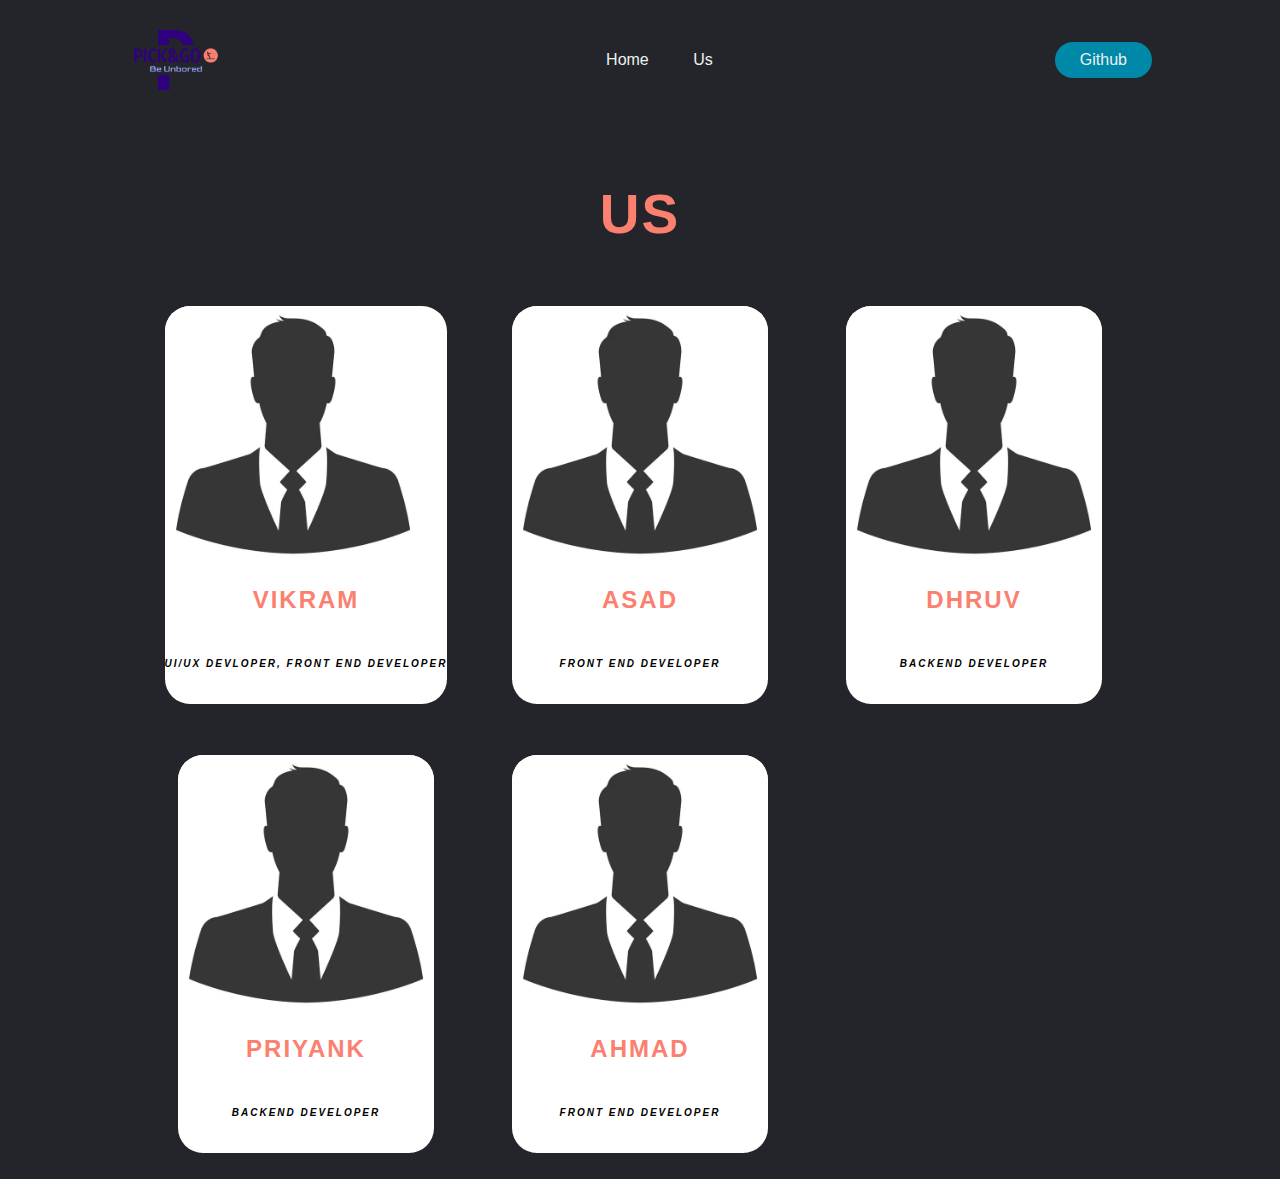
<file: about.html>
<!DOCTYPE html>
<html lang="en">
<head>
    <meta charset="UTF-8">
    <meta http-equiv="X-UA-Compatible" content="IE=edge">
    <meta name="viewport" content="width=device-width, initial-scale=1.0">
    <title>About Us</title>

    <link rel="stylesheet" href="styles.css">

</head>
<body>
    <header>
        <img class="logo" src="Pick&GoAssets/Logos/logo-no-background.png" alt="logo-no-background">
        <nav>
            <ul class="nav__links">
                <li><a class="menu" href="index.html">Home</a></li>
                <li><a class="menu" href="about.html">Us</a></li>
            </ul>
        </nav>
        <a href="https://github.com/VikramChandraNarra/PickupApp" class="cta"><button>Github</button></a>
    </header>

    <h1 class="us">
        Us
    </h1>
    <div class="team">
        <div class="vikram">
            <img src="Pick&GoAssets/profileprop.jpg" alt="">
            <h2>Vikram</h2>
            <p>UI/UX Devloper, Front End Developer</p>
        </div>
        <div class="vikram">
            <img src="Pick&GoAssets/profileprop.jpg" alt="">
            <h2>Asad</h2>
            <p>Front End Developer</p>
        </div>
        <div class="vikram">
            <img src="Pick&GoAssets/profileprop.jpg" alt="">
            <h2>Dhruv</h2>
            <p>Backend Developer</p>
        </div>
        <div class="vikram">
            <img src="Pick&GoAssets/profileprop.jpg" alt="">
            <h2>Priyank</h2>
            <p>Backend developer</p>
        </div>
        <div class="vikram">
            <img src="Pick&GoAssets/profileprop.jpg" alt="">
            <h2>Ahmad</h2>
            <p>Front End Developer</p>
        </div>
    </div>
</body>
</html>
</file>
<file: styles.css>
li, a, button {
    font-family: 'Roboto', sans-serif;
    font-weight: 500;
    font-size: 16px;
    color: #edf0f1;
    text-decoration: none;
}

model-viewer {
    position: relative;
    width: 100%;
    height: 30vw;
}
header {
    display: flex;
    justify-content: space-between;
    align-items: center;
    padding: 30px 10%;
}

header img {
    cursor: pointer;
    width: 6rem;

}

.nav__links {
    list-style: none;
}

.nav__links li {
    display: inline-block;
    padding: 0px 20px;
}

.nav__links li a {
    transition: all 0.3s ease 0s;
}
.nav__links li a:hover{
    color: #0088a9;
}
button {
    padding: 9px 25px;
    background-color: rgba(0, 136, 169, 1);
    border: none;
    border-radius: 50px;
    cursor: pointer;
    transition: all 0.3s ease 0s;
}

button:hover {
    background-color: rgba(0, 136, 169, 0.8);

}

body {
    margin: 0;
    font-family: 'Roboto', sans-serif;
    color: white;
    background: #24252A;
    overflow-x: hidden;
}

section {
    position: relative;
    display: flex;
    flex-direction: column;
    align-items: center;
    min-height: 400px;
    padding: 100px 20vw; 
}

.darkblue {
    background: #30017E;
}

.lightblue {
    background: #96A2FB;
}

.pink {
    background: #FB806F;
}
.white {
    background: #FFFFFF;
}

.spacer {
    aspect-ratio: 960/300;
    wdith: 100%;
    background-repeat: no-repeat;
    background-position: center;
    background-size: cover;

}

.layer1 {
    background-image: url('Pick&GoAssets/layered-waves-haikei.svg');
}

.layer2 {
    background-image: url('Pick&GoAssets/stacked-waves-haikei2.svg');
}

.flip {
    transform: rotate(180deg);
}

.blob-motion {
    position: relative;
    transform: translateY(-20%);
}

footer {
    display: flex;
    justify-content:space-between;
    align-items: center;
}
.name {
    margin: 1em;
    color: grey;
}
.copyright {
    margin: 1em;
    color: grey;
}

hr {
    background-color: #FB806F;
    border: #d0614d;
    height: 3px;
}
.intro {
    display: grid;
    grid-template-columns: 1fr 1fr;
    align-items: center;
    justify-self: center;
    margin: 0 auto;
    height: 90vh;
    background-color: #24252A;
    z-index: 1;
    width: 100%;
    max-width: 1300px;
    padding: 0 50px; 
}

.intro h1{
    color: #FB806F;
    font-size: 55px;
    text-transform: uppercase;
    font-weight: 800;
    letter-spacing: 2px;
    line-height: 60px;
    margin: 0;
}

.intro .title2 {

    margin: 0 auto;
    z-index: 1;
    width: 100%;
    text-transform: none;
    font-size: 40px;
    color: white;
    margin-bottom: 30px;
}

.intro .title2:hover {
    color: #FB806F;

}

.intro p {
    color: white;
    font-size: 16px;
    font-weight: 500;
    margin-bottom: 10px;
    margin-right: 100px;
}



#aboutApp {
    display: grid;
    grid-template-columns: 1fr 1fr;
    align-items: center;
    justify-self: center;
    margin: 0 auto;
    height: 90vh;
    background-color: #24252A;
    z-index: 1;
    width: 100%;
    max-width: 1300px;
    background: #30017E;
    background-color: #30017E;  

}

#aboutApp h1 {
    color: #FB806F;
    font-size: 55px;
    text-transform: uppercase;
    font-weight: 800;
    letter-spacing: 2px;
    line-height: 60px;
    margin: 0;
}
#aboutApp h1:hover {
    color: white;
}

.sport {
    width: 45vw;
}

.sport:hover {
    transform: scale(1.13);
}
#aboutApp p {
    color: white;
    font-weight: 800;
    font-size: 20px;
    font-weight: 500;
    margin-bottom: 10px;
    text-align: left;
}
#aboutApp p:hover {
    color:#FB806F;
}


#who h1{
    color: #FB806F;
    font-size: 55px;
    text-transform: uppercase;
    font-weight: 800;
    letter-spacing: 2px;
    line-height: 60px;
    margin: 0;
}
.img1{
    width: 30vw;
    border-radius: 15px;
}

.img1:hover {
    transform: scale(1.1);
}
#who .collat {
    display: flex;
    justify-content: center;
}

#who .collat .card {
    margin: 1rem;
}

#who .collat .card h3 {
    color: #96A2FB;
    font-size: 20px;
    text-transform: uppercase;
    font-weight: 800;
    letter-spacing: 2px;
    line-height: 60px;
    margin: 0;
    text-align: center;
}
#who .collat .card h3:hover {
    color: white;
}



#who .collat .card p {
    color: white;
    font-weight: 800;
    font-size: 20px;
    font-weight: 500;
    margin-bottom: 10px;
    text-align: center;
}

#who .collat .card p:hover {
    color: #FB806F;
}


.collat2 {
    display: flex;
    justify-content:flex-start;
    align-items: center;
    align-items: flex-start;
}

.div1 {
    padding: 0%;
    width: 25vw;
    margin: 5vw;
    margin-top: 10vw;
}
.div2 {
    margin: 5vw;
    width: 25vw;

}
.div3 {
    position: absolute;

}

#aim h1 {
    color: white;
    font-size: 80px;
    text-transform: uppercase;
    font-weight: 800;
    letter-spacing: 2px;
    line-height: 60px;
    margin: 0;
}

#aim p {
    color: white;
    font-weight: 800;
    font-size: 20px;
    font-weight: 500;
    margin-bottom: 10px;
    text-align: left;
}
.div1 {
    background-color: #24252A;
    padding: 6vw;
    border-radius: 20px;
}


/* About Us */

.us {
    margin-top: 5vw;

    color: #FB806F;
    font-size: 55px;
    text-transform: uppercase;
    font-weight: 800;
    letter-spacing: 2px;
    line-height: 60px;
    text-align: center;
}
.team {
    display: grid;
    grid-template-columns: 1fr 1fr 1fr;
    grid-template-rows: 1fr 1fr;
    
    align-items: center;
    place-items: center;
    justify-self: center;
}
.vikram {
    margin: 2vw;
    background-color: white;
    border-radius: 25px;
}

.team h2 {
    color: #FB806F;
    font-size: 20px;
    text-transform: uppercase;
    text-shadow: #FB806F;
    font-weight: 900;
    letter-spacing: 2px;
    text-align: center;
    font-size: x-large;
}
.team p {
    font-style: italic;

    color: black;
    font-size: 10px;
    text-transform: uppercase;
    text-shadow: #FB806F;
    font-weight: 900;
    letter-spacing: 2px;
    line-height: 60px;
    text-align: center;
}

.team img {
    width: 20vw;
    border-radius: 25px;

}
</file>
